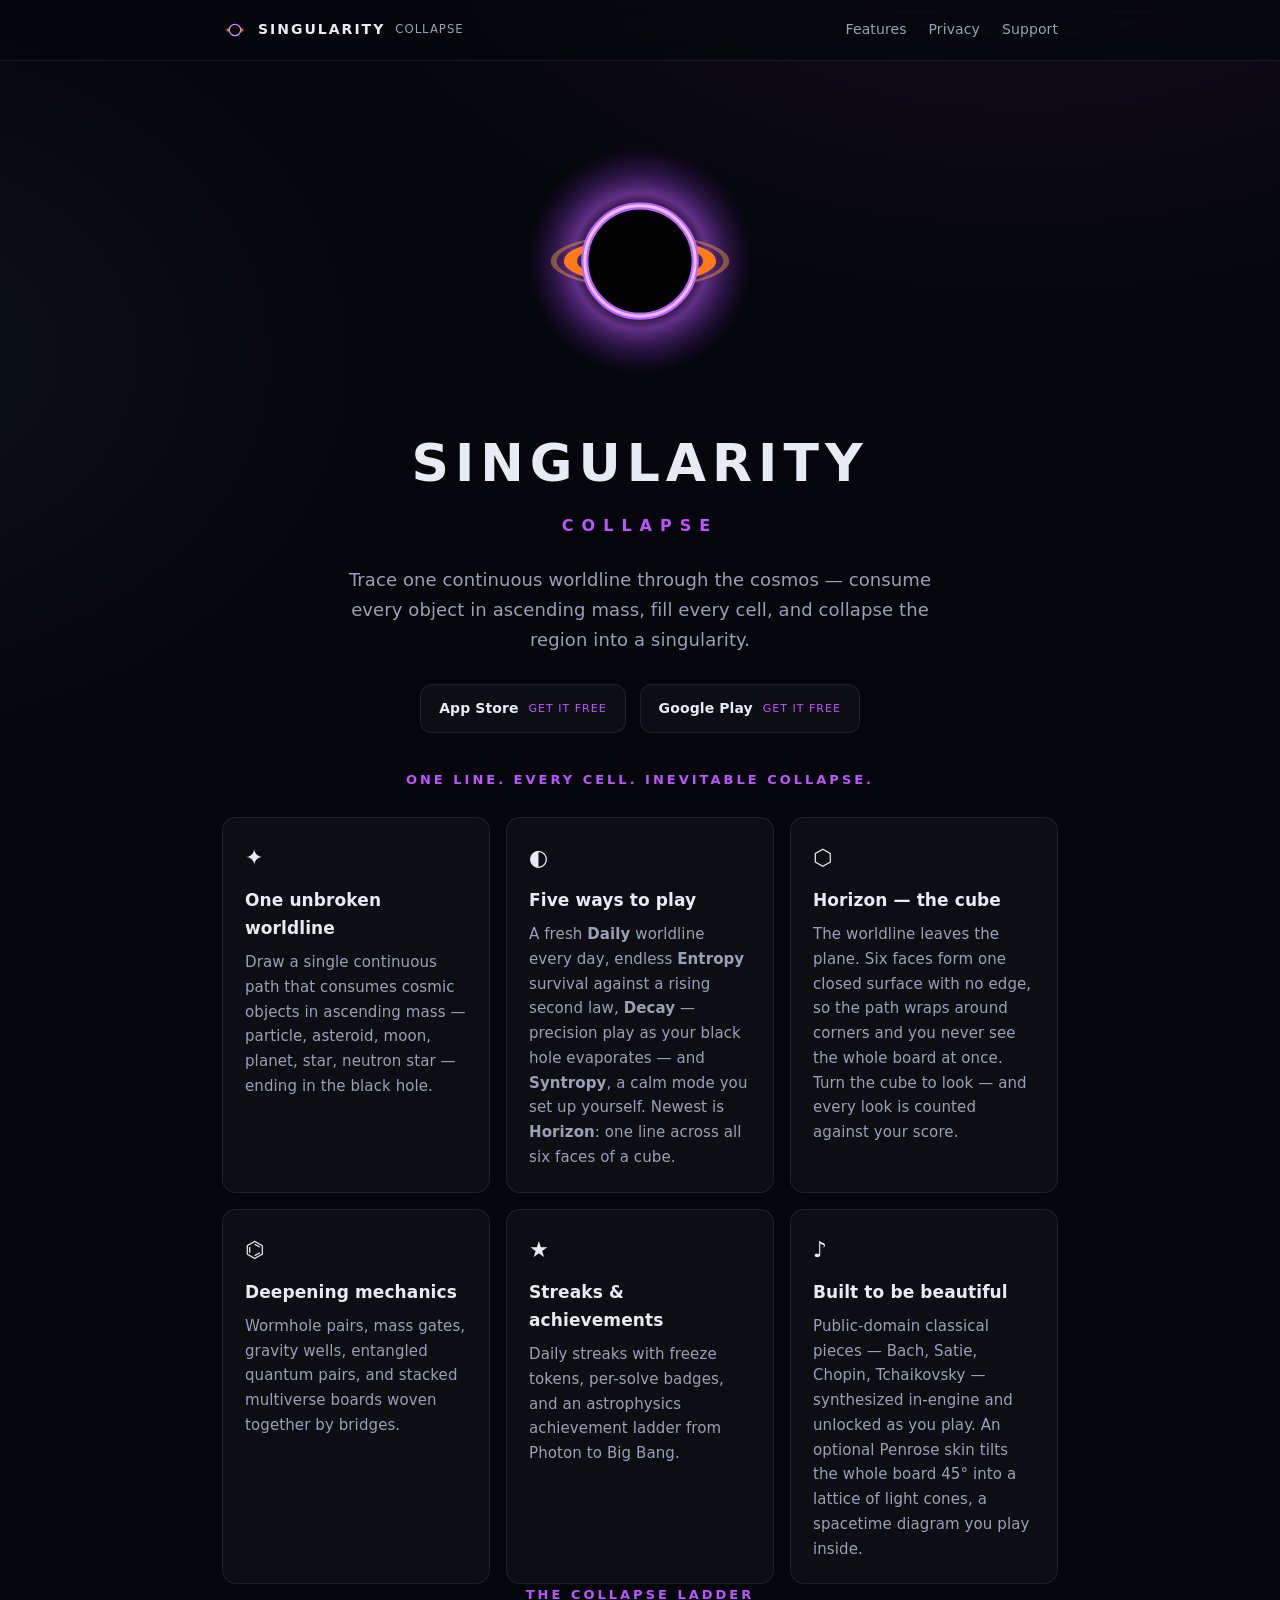
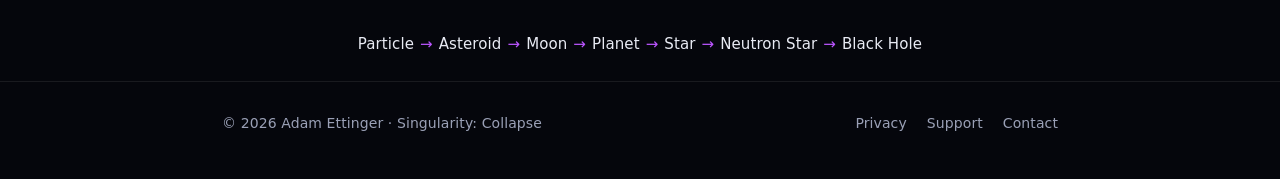
<file: index.html>
<!DOCTYPE html>
<html lang="en">
<head>
  <meta charset="utf-8">
  <meta name="viewport" content="width=device-width, initial-scale=1">
  <title>Singularity: Collapse — a one-line cosmic puzzle</title>
  <meta name="description" content="Trace a single worldline through the cosmos: consume every star in ascending mass, fill every cell, and collapse the region into a singularity. A one-line cosmic puzzle game for iOS and Android.">
  <meta name="theme-color" content="#05060c">
  <link rel="icon" href="/favicon.svg" type="image/svg+xml">
  <link rel="stylesheet" href="/styles.css">
  <meta property="og:type" content="website">
  <meta property="og:title" content="Singularity: Collapse">
  <meta property="og:description" content="A one-line cosmic puzzle: trace the worldline, consume the cosmos, collapse the region into a singularity.">
  <meta property="og:url" content="https://singularitycollapse.com">
</head>
<body>
  <header class="site">
    <div class="container nav">
      <span class="brand">
        <svg class="mark" viewBox="0 0 64 64" aria-hidden="true">
          <!-- Black hole: squashed orange accretion disk + purple event-horizon ring -->
          <g transform="translate(32,32) scale(1,0.30)">
            <circle r="23" fill="none" stroke="#ffb03c" stroke-opacity="0.45" stroke-width="2.4"/>
            <circle r="18" fill="none" stroke="#ff7a18" stroke-width="4.5"/>
          </g>
          <circle cx="32" cy="32" r="14" fill="#000"/>
          <circle cx="32" cy="32" r="14" fill="none" stroke="#c060ff" stroke-width="3"/>
          <circle cx="32" cy="32" r="14" fill="none" stroke="#e6c0ff" stroke-width="1.1"/>
        </svg>
        SINGULARITY <small>COLLAPSE</small>
      </span>
      <nav class="nav-links">
        <a href="/#features">Features</a>
        <a href="/privacy">Privacy</a>
        <a href="/support">Support</a>
      </nav>
    </div>
  </header>

  <main>
    <section class="hero container">
      <svg class="bh" viewBox="0 0 200 200" aria-hidden="true">
        <defs>
          <radialGradient id="bh-halo" cx="50%" cy="50%" r="50%">
            <stop offset="42%" stop-color="#bb55ff" stop-opacity="0"/>
            <stop offset="60%" stop-color="#be5aff" stop-opacity="0.5"/>
            <stop offset="80%" stop-color="#963ce6" stop-opacity="0.22"/>
            <stop offset="100%" stop-color="#7828c8" stop-opacity="0"/>
          </radialGradient>
        </defs>
        <circle cx="100" cy="100" r="94" fill="url(#bh-halo)"/>
        <!-- accretion disk (orange, vertically squashed) behind the core -->
        <g transform="translate(100,100) scale(1,0.30)">
          <circle r="72" fill="none" stroke="#ffb03c" stroke-opacity="0.40" stroke-width="5"/>
          <circle r="58" fill="none" stroke="#ff7a18" stroke-width="11"/>
        </g>
        <circle cx="100" cy="100" r="46" fill="#000"/>
        <circle cx="100" cy="100" r="46" fill="none" stroke="#c060ff" stroke-width="6"/>
        <circle cx="100" cy="100" r="46" fill="none" stroke="#e6c0ff" stroke-width="2.4"/>
      </svg>
      <h1>SINGULARITY</h1>
      <div class="sub">COLLAPSE</div>
      <p class="lede">Trace one continuous worldline through the cosmos — consume every object in ascending mass, fill every cell, and collapse the region into a singularity.</p>
      <div class="badges">
        <a class="badge" href="https://apps.apple.com/app/id6779779848"><b>App Store</b> <span class="soon">Get it free</span></a>
        <a class="badge" href="https://play.google.com/store/apps/details?id=com.sympathyforthedevil.singularity_collapse"><b>Google Play</b> <span class="soon">Get it free</span></a>
      </div>
    </section>

    <section id="features" class="container">
      <h2>One line. Every cell. Inevitable collapse.</h2>
      <div class="features">
        <div class="feature">
          <span class="ic">✦</span>
          <h3>One unbroken worldline</h3>
          <p>Draw a single continuous path that consumes cosmic objects in ascending mass — particle, asteroid, moon, planet, star, neutron star — ending in the black hole.</p>
        </div>
        <div class="feature">
          <span class="ic">◐</span>
          <h3>Five ways to play</h3>
          <p>A fresh <b>Daily</b> worldline every day, endless <b>Entropy</b> survival against a rising second law, <b>Decay</b> — precision play as your black hole evaporates — and <b>Syntropy</b>, a calm mode you set up yourself. Newest is <b>Horizon</b>: one line across all six faces of a cube.</p>
        </div>
        <div class="feature">
          <span class="ic">⬡</span>
          <h3>Horizon — the cube</h3>
          <p>The worldline leaves the plane. Six faces form one closed surface with no edge, so the path wraps around corners and you never see the whole board at once. Turn the cube to look — and every look is counted against your score.</p>
        </div>
        <div class="feature">
          <span class="ic">⌬</span>
          <h3>Deepening mechanics</h3>
          <p>Wormhole pairs, mass gates, gravity wells, entangled quantum pairs, and stacked multiverse boards woven together by bridges.</p>
        </div>
        <div class="feature">
          <span class="ic">★</span>
          <h3>Streaks &amp; achievements</h3>
          <p>Daily streaks with freeze tokens, per-solve badges, and an astrophysics achievement ladder from Photon to Big Bang.</p>
        </div>
        <div class="feature">
          <span class="ic">♪</span>
          <h3>Built to be beautiful</h3>
          <p>Public-domain classical pieces — Bach, Satie, Chopin, Tchaikovsky — synthesized in-engine and unlocked as you play. An optional Penrose skin tilts the whole board 45° into a lattice of light cones, a spacetime diagram you play inside.</p>
        </div>
      </div>
    </section>

    <section class="container">
      <h2>The collapse ladder</h2>
      <p class="ladder">
        <span class="tier">Particle</span><span class="arrow">→</span><span class="tier">Asteroid</span><span class="arrow">→</span><span class="tier">Moon</span><span class="arrow">→</span><span class="tier">Planet</span><span class="arrow">→</span><span class="tier">Star</span><span class="arrow">→</span><span class="tier">Neutron Star</span><span class="arrow">→</span><span class="tier">Black Hole</span>
      </p>
    </section>
  </main>

  <footer class="site">
    <div class="container foot">
      <span>© 2026 Adam Ettinger · Singularity: Collapse</span>
      <span class="foot-links">
        <a href="/privacy">Privacy</a>
        <a href="/support">Support</a>
        <a href="mailto:support@singularitycollapse.com">Contact</a>
      </span>
    </div>
  </footer>
</body>
</html>
</file>
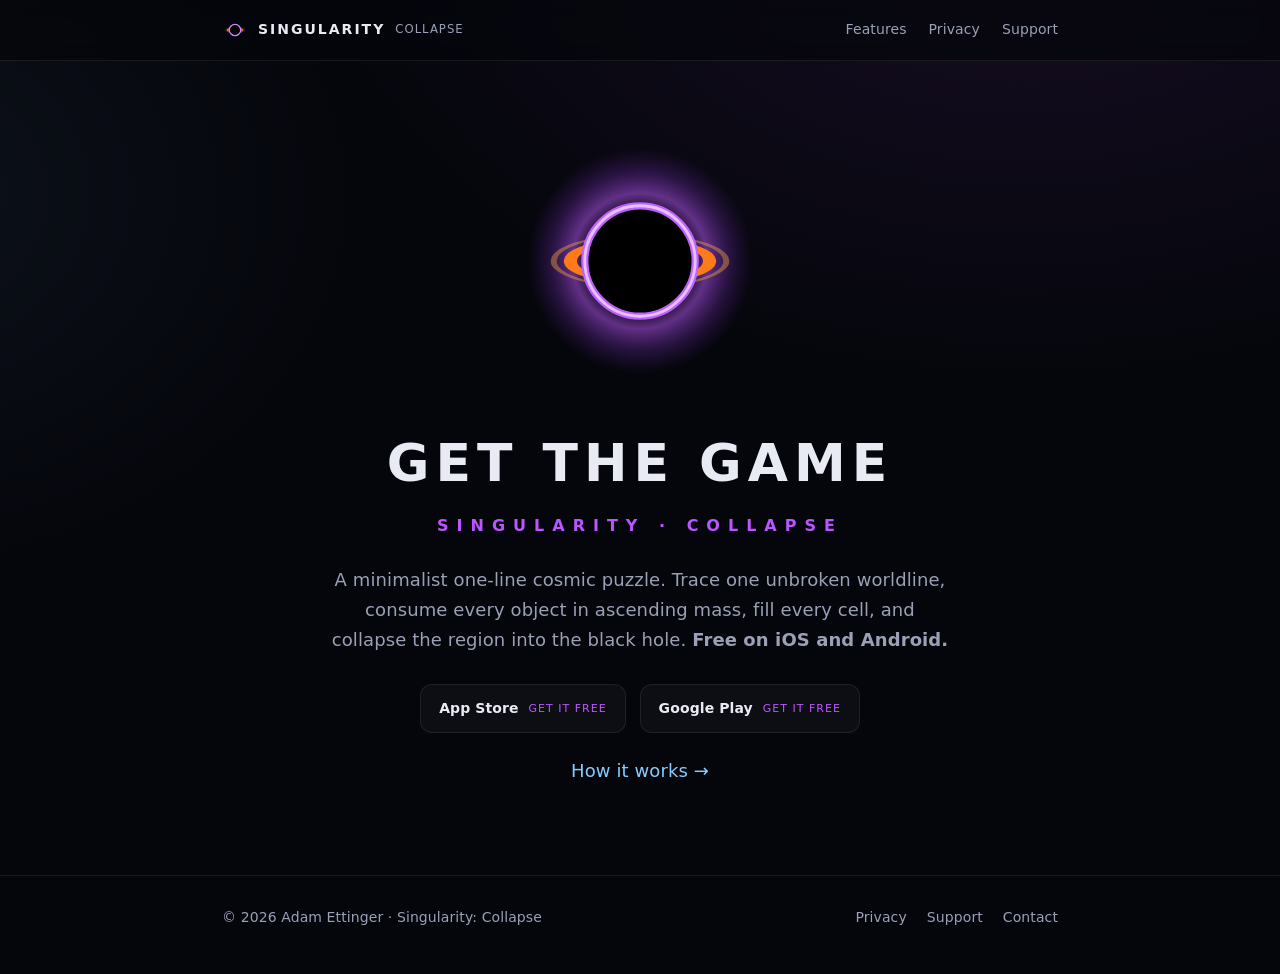
<file: get/index.html>
<!DOCTYPE html>
<!--
  /get — the QR / short-link download page. Auto-detects the visitor's OS and
  redirects iOS → App Store, Android → Google Play; desktop / unknown falls back
  to this page's two store badges. Used by the printed QR code (business cards,
  stickers, adverts) so ONE code serves both stores — and the destination can be
  changed here without reprinting anything.
-->
<html lang="en">
<head>
  <meta charset="utf-8">
  <meta name="viewport" content="width=device-width, initial-scale=1">
  <title>Get Singularity: Collapse — free on iOS &amp; Android</title>
  <meta name="description" content="Download Singularity: Collapse — a minimalist one-line cosmic puzzle. Trace one worldline, consume every object in ascending mass, fill every cell, collapse the region. Free on iOS and Android.">
  <meta name="theme-color" content="#05060c">
  <link rel="icon" href="/favicon.svg" type="image/svg+xml">
  <link rel="stylesheet" href="/styles.css">
  <meta property="og:type" content="website">
  <meta property="og:title" content="Get Singularity: Collapse">
  <meta property="og:description" content="A minimalist one-line cosmic puzzle. Free on iOS and Android.">
  <meta property="og:url" content="https://singularitycollapse.com/get">
  <script>
    // Redirect straight to the visitor's store; desktop/unknown stays on this page.
    (function () {
      var IOS = 'https://apps.apple.com/app/id6779779848';
      var ANDROID = 'https://play.google.com/store/apps/details?id=com.sympathyforthedevil.singularity_collapse';
      var ua = navigator.userAgent || navigator.vendor || '';
      var dest = null;
      if (/android/i.test(ua)) dest = ANDROID;
      else if (/iphone|ipad|ipod/i.test(ua) ||
               (navigator.platform === 'MacIntel' && navigator.maxTouchPoints > 1)) dest = IOS;
      if (dest) { location.replace(dest); }
    })();
  </script>
</head>
<body>
  <header class="site">
    <div class="container nav">
      <a class="brand" href="/" style="color:inherit">
        <svg class="mark" viewBox="0 0 64 64" aria-hidden="true">
          <g transform="translate(32,32) scale(1,0.30)">
            <circle r="23" fill="none" stroke="#ffb03c" stroke-opacity="0.45" stroke-width="2.4"/>
            <circle r="18" fill="none" stroke="#ff7a18" stroke-width="4.5"/>
          </g>
          <circle cx="32" cy="32" r="14" fill="#000"/>
          <circle cx="32" cy="32" r="14" fill="none" stroke="#c060ff" stroke-width="3"/>
          <circle cx="32" cy="32" r="14" fill="none" stroke="#e6c0ff" stroke-width="1.1"/>
        </svg>
        SINGULARITY <small>COLLAPSE</small>
      </a>
      <nav class="nav-links">
        <a href="/#features">Features</a>
        <a href="/privacy">Privacy</a>
        <a href="/support">Support</a>
      </nav>
    </div>
  </header>

  <main>
    <section class="hero container">
      <svg class="bh" viewBox="0 0 200 200" aria-hidden="true">
        <defs>
          <radialGradient id="bh-halo" cx="50%" cy="50%" r="50%">
            <stop offset="42%" stop-color="#bb55ff" stop-opacity="0"/>
            <stop offset="60%" stop-color="#be5aff" stop-opacity="0.5"/>
            <stop offset="80%" stop-color="#963ce6" stop-opacity="0.22"/>
            <stop offset="100%" stop-color="#7828c8" stop-opacity="0"/>
          </radialGradient>
        </defs>
        <circle cx="100" cy="100" r="94" fill="url(#bh-halo)"/>
        <g transform="translate(100,100) scale(1,0.30)">
          <circle r="72" fill="none" stroke="#ffb03c" stroke-opacity="0.40" stroke-width="5"/>
          <circle r="58" fill="none" stroke="#ff7a18" stroke-width="11"/>
        </g>
        <circle cx="100" cy="100" r="46" fill="#000"/>
        <circle cx="100" cy="100" r="46" fill="none" stroke="#c060ff" stroke-width="6"/>
        <circle cx="100" cy="100" r="46" fill="none" stroke="#e6c0ff" stroke-width="2.4"/>
      </svg>
      <h1>GET THE GAME</h1>
      <div class="sub">SINGULARITY · COLLAPSE</div>
      <p class="lede">A minimalist one-line cosmic puzzle. Trace one unbroken worldline, consume every object in ascending mass, fill every cell, and collapse the region into the black hole. <b>Free on iOS and Android.</b></p>
      <div class="badges">
        <a class="badge" href="https://apps.apple.com/app/id6779779848"><b>App Store</b> <span class="soon">Get it free</span></a>
        <a class="badge" href="https://play.google.com/store/apps/details?id=com.sympathyforthedevil.singularity_collapse"><b>Google Play</b> <span class="soon">Get it free</span></a>
      </div>
      <p class="lede" style="margin-top:1.4rem"><a href="/#features">How it works →</a></p>
    </section>
  </main>

  <footer class="site">
    <div class="container foot">
      <span>© 2026 Adam Ettinger · Singularity: Collapse</span>
      <span class="foot-links">
        <a href="/privacy">Privacy</a>
        <a href="/support">Support</a>
        <a href="mailto:support@singularitycollapse.com">Contact</a>
      </span>
    </div>
  </footer>
</body>
</html>
</file>
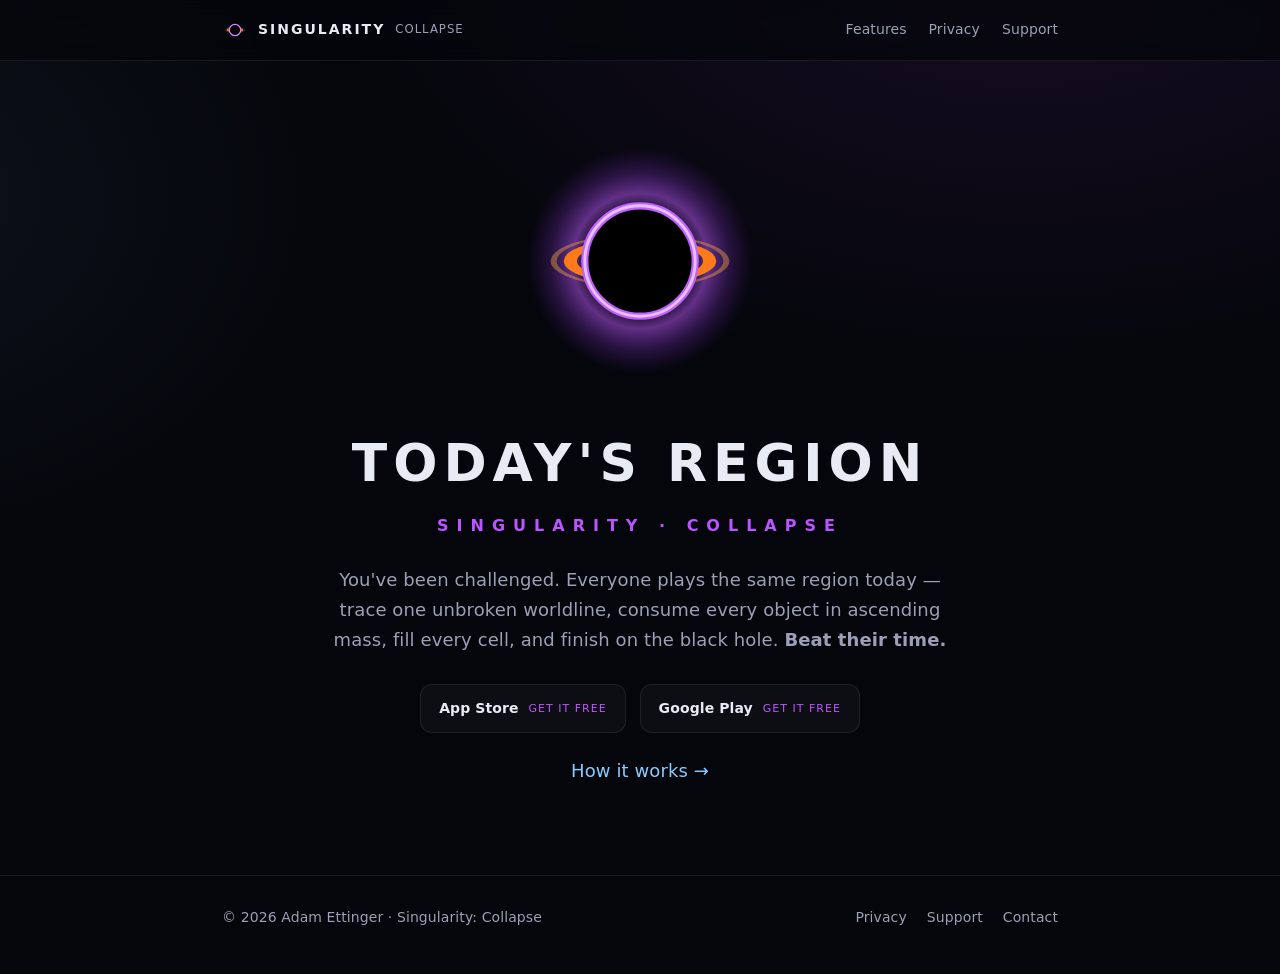
<file: play/index.html>
<!DOCTYPE html>
<!--
  /play — the landing page shared by the in-app "Beat my time" Daily challenge.
  Store badges link to the real (stable) store URLs, so they go live automatically
  the moment each app publishes — no edit needed at launch. (Pre-launch the links
  resolve to a not-yet-available store page; that's expected.)
  A2 (post-launch) will add Universal/App Links so this URL opens the installed app
  straight to today's Daily, with this page as the fallback for non-installers.
-->
<html lang="en">
<head>
  <meta charset="utf-8">
  <meta name="viewport" content="width=device-width, initial-scale=1">
  <title>Play today's region — Singularity: Collapse</title>
  <meta name="description" content="Someone challenged you to today's region. Trace one worldline, consume every object in ascending mass, fill every cell, and collapse it. Free on iOS and Android.">
  <meta name="theme-color" content="#05060c">
  <link rel="icon" href="/favicon.svg" type="image/svg+xml">
  <link rel="stylesheet" href="/styles.css">
  <meta property="og:type" content="website">
  <meta property="og:title" content="Singularity: Collapse — today's region">
  <meta property="og:description" content="Someone challenged you to today's region. One line, every star, the black hole last — beat their time.">
  <meta property="og:url" content="https://singularitycollapse.com/play">
</head>
<body>
  <header class="site">
    <div class="container nav">
      <a class="brand" href="/" style="color:inherit">
        <svg class="mark" viewBox="0 0 64 64" aria-hidden="true">
          <g transform="translate(32,32) scale(1,0.30)">
            <circle r="23" fill="none" stroke="#ffb03c" stroke-opacity="0.45" stroke-width="2.4"/>
            <circle r="18" fill="none" stroke="#ff7a18" stroke-width="4.5"/>
          </g>
          <circle cx="32" cy="32" r="14" fill="#000"/>
          <circle cx="32" cy="32" r="14" fill="none" stroke="#c060ff" stroke-width="3"/>
          <circle cx="32" cy="32" r="14" fill="none" stroke="#e6c0ff" stroke-width="1.1"/>
        </svg>
        SINGULARITY <small>COLLAPSE</small>
      </a>
      <nav class="nav-links">
        <a href="/#features">Features</a>
        <a href="/privacy">Privacy</a>
        <a href="/support">Support</a>
      </nav>
    </div>
  </header>

  <main>
    <section class="hero container">
      <svg class="bh" viewBox="0 0 200 200" aria-hidden="true">
        <defs>
          <radialGradient id="bh-halo" cx="50%" cy="50%" r="50%">
            <stop offset="42%" stop-color="#bb55ff" stop-opacity="0"/>
            <stop offset="60%" stop-color="#be5aff" stop-opacity="0.5"/>
            <stop offset="80%" stop-color="#963ce6" stop-opacity="0.22"/>
            <stop offset="100%" stop-color="#7828c8" stop-opacity="0"/>
          </radialGradient>
        </defs>
        <circle cx="100" cy="100" r="94" fill="url(#bh-halo)"/>
        <g transform="translate(100,100) scale(1,0.30)">
          <circle r="72" fill="none" stroke="#ffb03c" stroke-opacity="0.40" stroke-width="5"/>
          <circle r="58" fill="none" stroke="#ff7a18" stroke-width="11"/>
        </g>
        <circle cx="100" cy="100" r="46" fill="#000"/>
        <circle cx="100" cy="100" r="46" fill="none" stroke="#c060ff" stroke-width="6"/>
        <circle cx="100" cy="100" r="46" fill="none" stroke="#e6c0ff" stroke-width="2.4"/>
      </svg>
      <h1>TODAY'S REGION</h1>
      <div class="sub">SINGULARITY · COLLAPSE</div>
      <p class="lede">You've been challenged. Everyone plays the same region today — trace one unbroken worldline, consume every object in ascending mass, fill every cell, and finish on the black hole. <b>Beat their time.</b></p>
      <div class="badges">
        <a class="badge" href="https://apps.apple.com/app/id6779779848"><b>App Store</b> <span class="soon">Get it free</span></a>
        <a class="badge" href="https://play.google.com/store/apps/details?id=com.sympathyforthedevil.singularity_collapse"><b>Google Play</b> <span class="soon">Get it free</span></a>
      </div>
      <p class="lede" style="margin-top:1.4rem"><a href="/#features">How it works →</a></p>
    </section>
  </main>

  <footer class="site">
    <div class="container foot">
      <span>© 2026 Adam Ettinger · Singularity: Collapse</span>
      <span class="foot-links">
        <a href="/privacy">Privacy</a>
        <a href="/support">Support</a>
        <a href="mailto:support@singularitycollapse.com">Contact</a>
      </span>
    </div>
  </footer>
</body>
</html>
</file>
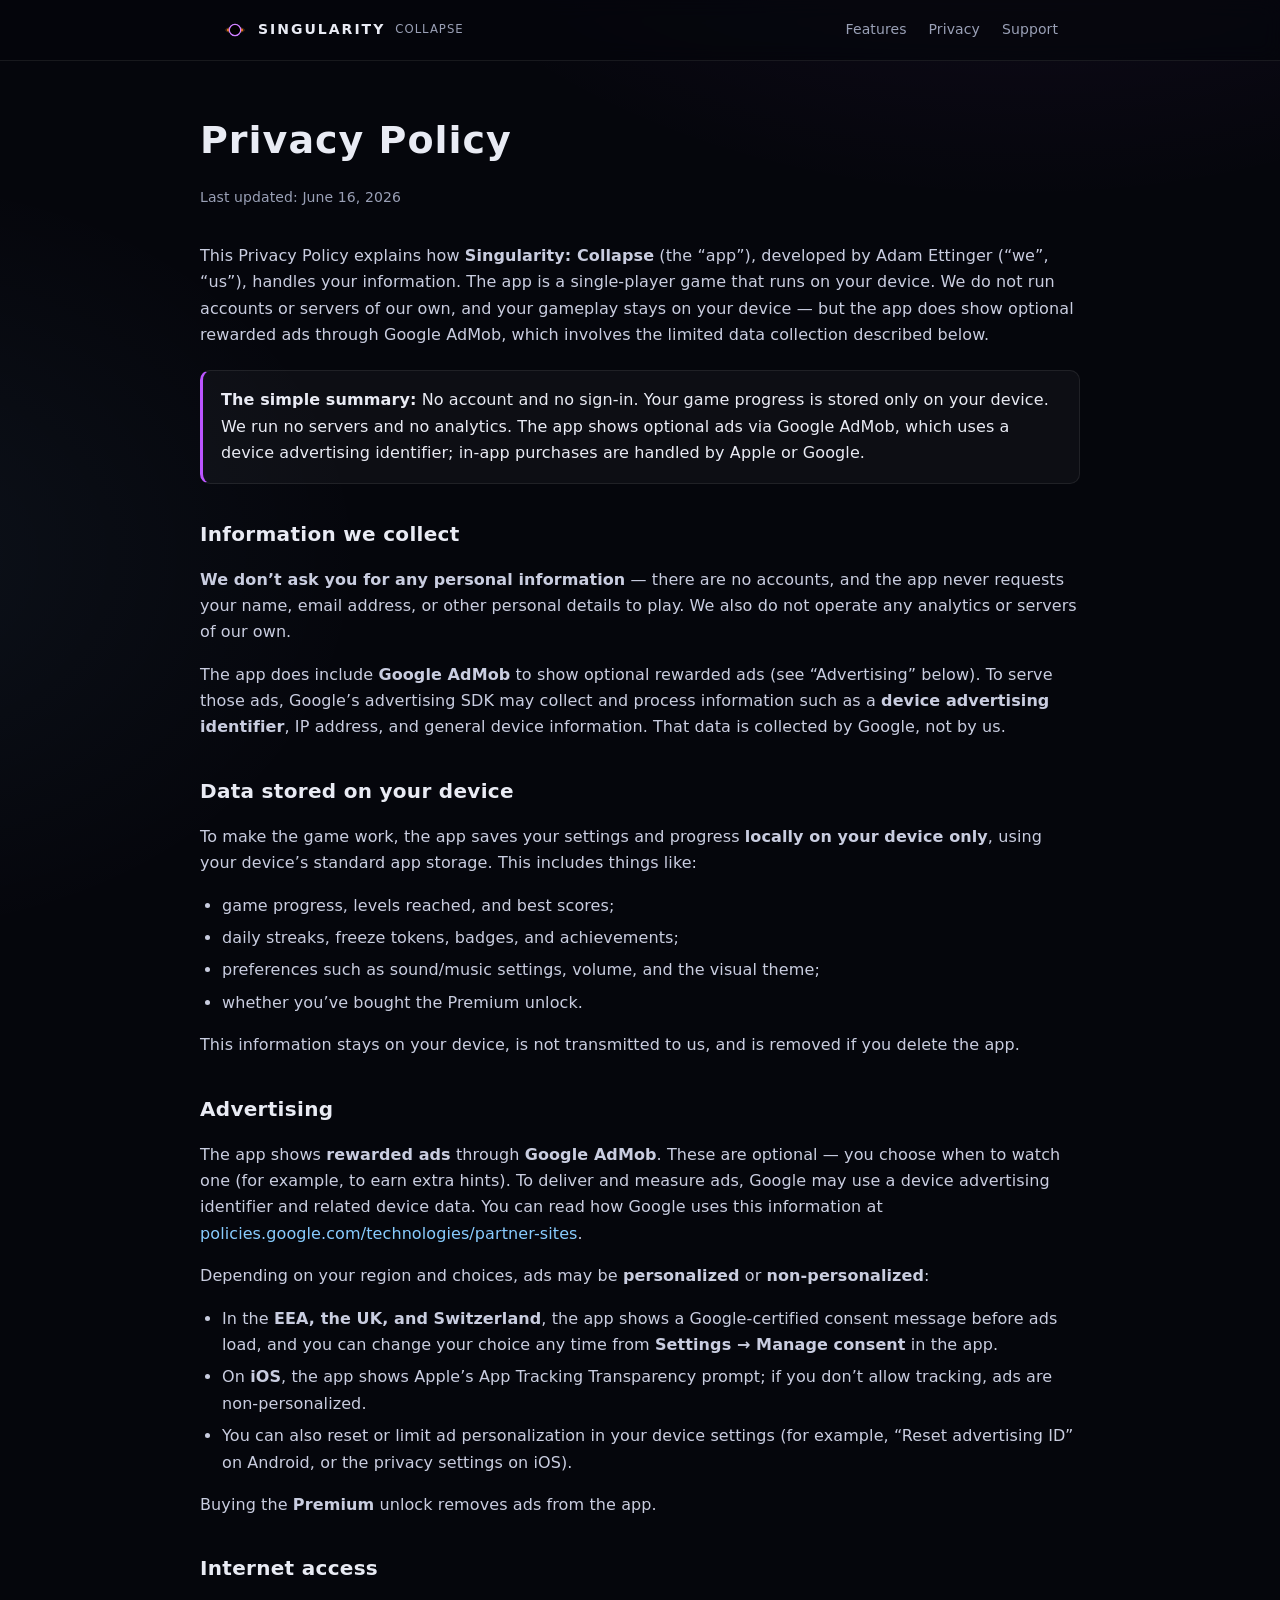
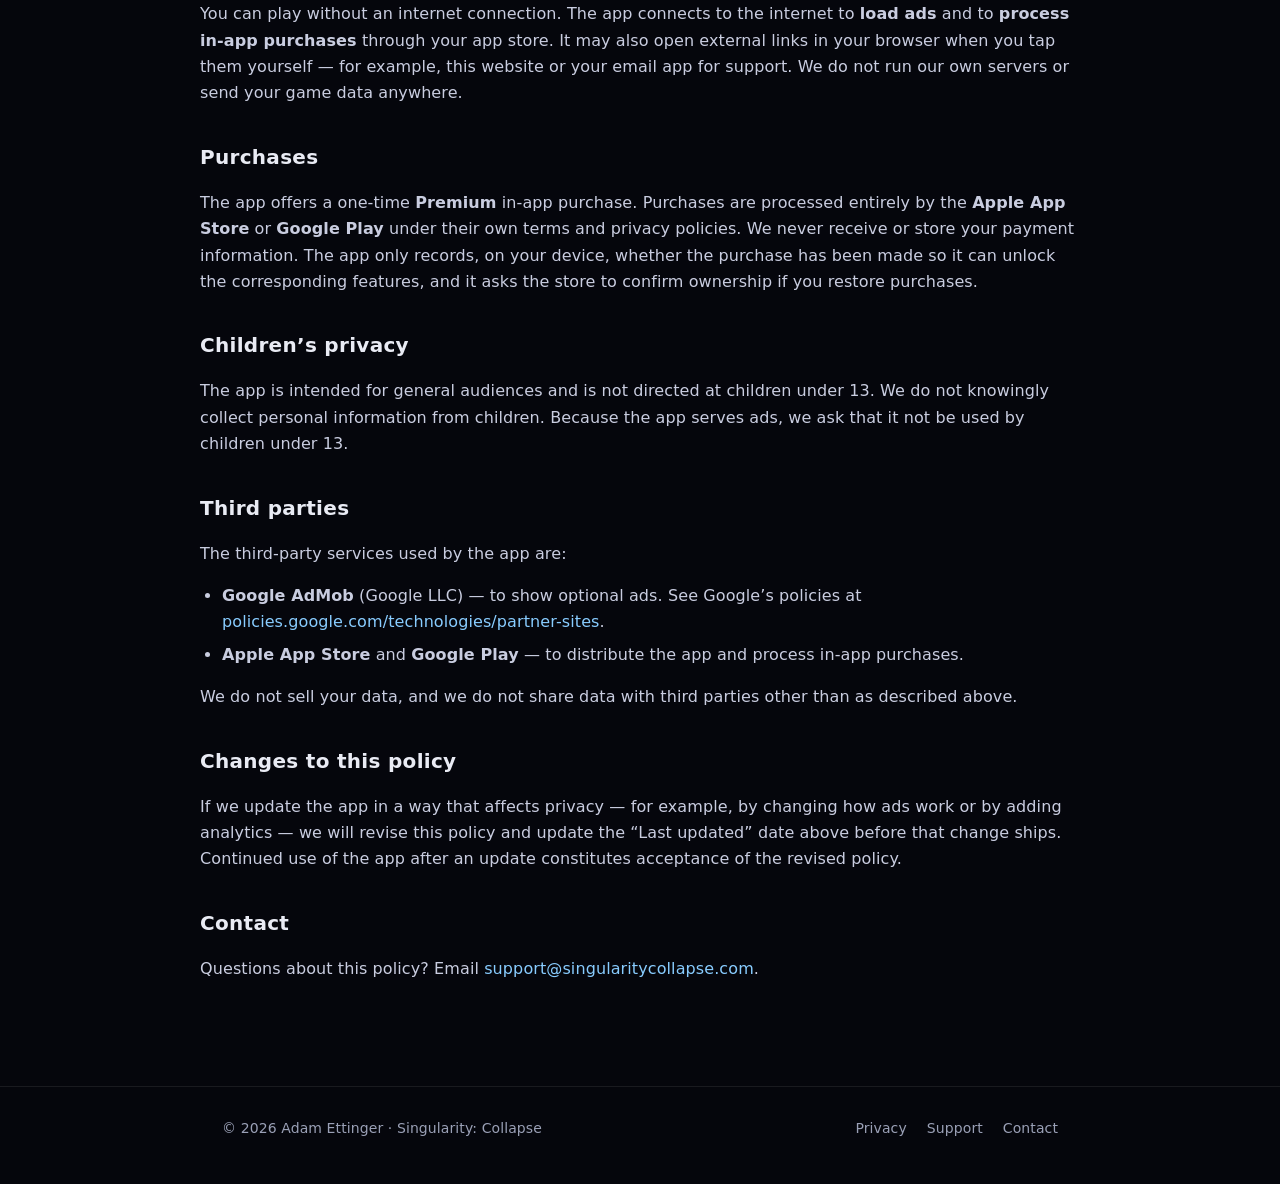
<file: privacy/index.html>
<!DOCTYPE html>
<!--
  Privacy policy. Reflects the app WITH ads + IAP (updated 2026-06-16):
  - Google AdMob rewarded ads (Google collects a device advertising identifier);
  - UMP consent (EEA/UK/CH) + iOS App Tracking Transparency;
  - one-time Premium in-app purchase via Apple / Google.
  Game progress is still stored locally; we run no servers/accounts/analytics.
  ⚠ Keep this in sync with the stores' data-safety / app-privacy disclosures.
-->
<html lang="en">
<head>
  <meta charset="utf-8">
  <meta name="viewport" content="width=device-width, initial-scale=1">
  <title>Privacy Policy — Singularity: Collapse</title>
  <meta name="description" content="Privacy policy for Singularity: Collapse. Game progress is stored locally on your device; the app shows optional Google AdMob ads (using a device advertising identifier) and offers a one-time in-app purchase.">
  <meta name="theme-color" content="#05060c">
  <link rel="icon" href="/favicon.svg" type="image/svg+xml">
  <link rel="stylesheet" href="/styles.css">
</head>
<body>
  <header class="site">
    <div class="container nav">
      <a class="brand" href="/" style="color:inherit">
        <svg class="mark" viewBox="0 0 64 64" aria-hidden="true">
          <!-- Black hole: squashed orange accretion disk + purple event-horizon ring -->
          <g transform="translate(32,32) scale(1,0.30)">
            <circle r="23" fill="none" stroke="#ffb03c" stroke-opacity="0.45" stroke-width="2.4"/>
            <circle r="18" fill="none" stroke="#ff7a18" stroke-width="4.5"/>
          </g>
          <circle cx="32" cy="32" r="14" fill="#000"/>
          <circle cx="32" cy="32" r="14" fill="none" stroke="#c060ff" stroke-width="3"/>
          <circle cx="32" cy="32" r="14" fill="none" stroke="#e6c0ff" stroke-width="1.1"/>
        </svg>
        SINGULARITY <small>COLLAPSE</small>
      </a>
      <nav class="nav-links">
        <a href="/#features">Features</a>
        <a href="/privacy">Privacy</a>
        <a href="/support">Support</a>
      </nav>
    </div>
  </header>

  <main class="container doc">
    <h1>Privacy Policy</h1>
    <p class="updated">Last updated: June 16, 2026</p>

    <p>This Privacy Policy explains how <b>Singularity: Collapse</b> (the “app”), developed by Adam Ettinger (“we”, “us”), handles your information. The app is a single-player game that runs on your device. We do not run accounts or servers of our own, and your gameplay stays on your device — but the app does show optional rewarded ads through Google AdMob, which involves the limited data collection described below.</p>

    <div class="callout">
      <b>The simple summary:</b> No account and no sign-in. Your game progress is stored only on your device. We run no servers and no analytics. The app shows optional ads via Google AdMob, which uses a device advertising identifier; in-app purchases are handled by Apple or Google.
    </div>

    <h2>Information we collect</h2>
    <p><b>We don’t ask you for any personal information</b> — there are no accounts, and the app never requests your name, email address, or other personal details to play. We also do not operate any analytics or servers of our own.</p>
    <p>The app does include <b>Google AdMob</b> to show optional rewarded ads (see “Advertising” below). To serve those ads, Google’s advertising SDK may collect and process information such as a <b>device advertising identifier</b>, IP address, and general device information. That data is collected by Google, not by us.</p>

    <h2>Data stored on your device</h2>
    <p>To make the game work, the app saves your settings and progress <b>locally on your device only</b>, using your device’s standard app storage. This includes things like:</p>
    <ul>
      <li>game progress, levels reached, and best scores;</li>
      <li>daily streaks, freeze tokens, badges, and achievements;</li>
      <li>preferences such as sound/music settings, volume, and the visual theme;</li>
      <li>whether you’ve bought the Premium unlock.</li>
    </ul>
    <p>This information stays on your device, is not transmitted to us, and is removed if you delete the app.</p>

    <h2>Advertising</h2>
    <p>The app shows <b>rewarded ads</b> through <b>Google AdMob</b>. These are optional — you choose when to watch one (for example, to earn extra hints). To deliver and measure ads, Google may use a device advertising identifier and related device data. You can read how Google uses this information at <a href="https://policies.google.com/technologies/partner-sites">policies.google.com/technologies/partner-sites</a>.</p>
    <p>Depending on your region and choices, ads may be <b>personalized</b> or <b>non-personalized</b>:</p>
    <ul>
      <li>In the <b>EEA, the UK, and Switzerland</b>, the app shows a Google-certified consent message before ads load, and you can change your choice any time from <b>Settings → Manage consent</b> in the app.</li>
      <li>On <b>iOS</b>, the app shows Apple’s App Tracking Transparency prompt; if you don’t allow tracking, ads are non-personalized.</li>
      <li>You can also reset or limit ad personalization in your device settings (for example, “Reset advertising ID” on Android, or the privacy settings on iOS).</li>
    </ul>
    <p>Buying the <b>Premium</b> unlock removes ads from the app.</p>

    <h2>Internet access</h2>
    <p>You can play without an internet connection. The app connects to the internet to <b>load ads</b> and to <b>process in-app purchases</b> through your app store. It may also open external links in your browser when you tap them yourself — for example, this website or your email app for support. We do not run our own servers or send your game data anywhere.</p>

    <h2>Purchases</h2>
    <p>The app offers a one-time <b>Premium</b> in-app purchase. Purchases are processed entirely by the <b>Apple App Store</b> or <b>Google Play</b> under their own terms and privacy policies. We never receive or store your payment information. The app only records, on your device, whether the purchase has been made so it can unlock the corresponding features, and it asks the store to confirm ownership if you restore purchases.</p>

    <h2>Children’s privacy</h2>
    <p>The app is intended for general audiences and is not directed at children under 13. We do not knowingly collect personal information from children. Because the app serves ads, we ask that it not be used by children under 13.</p>

    <h2>Third parties</h2>
    <p>The third-party services used by the app are:</p>
    <ul>
      <li><b>Google AdMob</b> (Google LLC) — to show optional ads. See Google’s policies at <a href="https://policies.google.com/technologies/partner-sites">policies.google.com/technologies/partner-sites</a>.</li>
      <li><b>Apple App Store</b> and <b>Google Play</b> — to distribute the app and process in-app purchases.</li>
    </ul>
    <p>We do not sell your data, and we do not share data with third parties other than as described above.</p>

    <h2>Changes to this policy</h2>
    <p>If we update the app in a way that affects privacy — for example, by changing how ads work or by adding analytics — we will revise this policy and update the “Last updated” date above before that change ships. Continued use of the app after an update constitutes acceptance of the revised policy.</p>

    <h2>Contact</h2>
    <p>Questions about this policy? Email <a href="mailto:support@singularitycollapse.com">support@singularitycollapse.com</a>.</p>
  </main>

  <footer class="site">
    <div class="container foot">
      <span>© 2026 Adam Ettinger · Singularity: Collapse</span>
      <span class="foot-links">
        <a href="/privacy">Privacy</a>
        <a href="/support">Support</a>
        <a href="mailto:support@singularitycollapse.com">Contact</a>
      </span>
    </div>
  </footer>
</body>
</html>
</file>
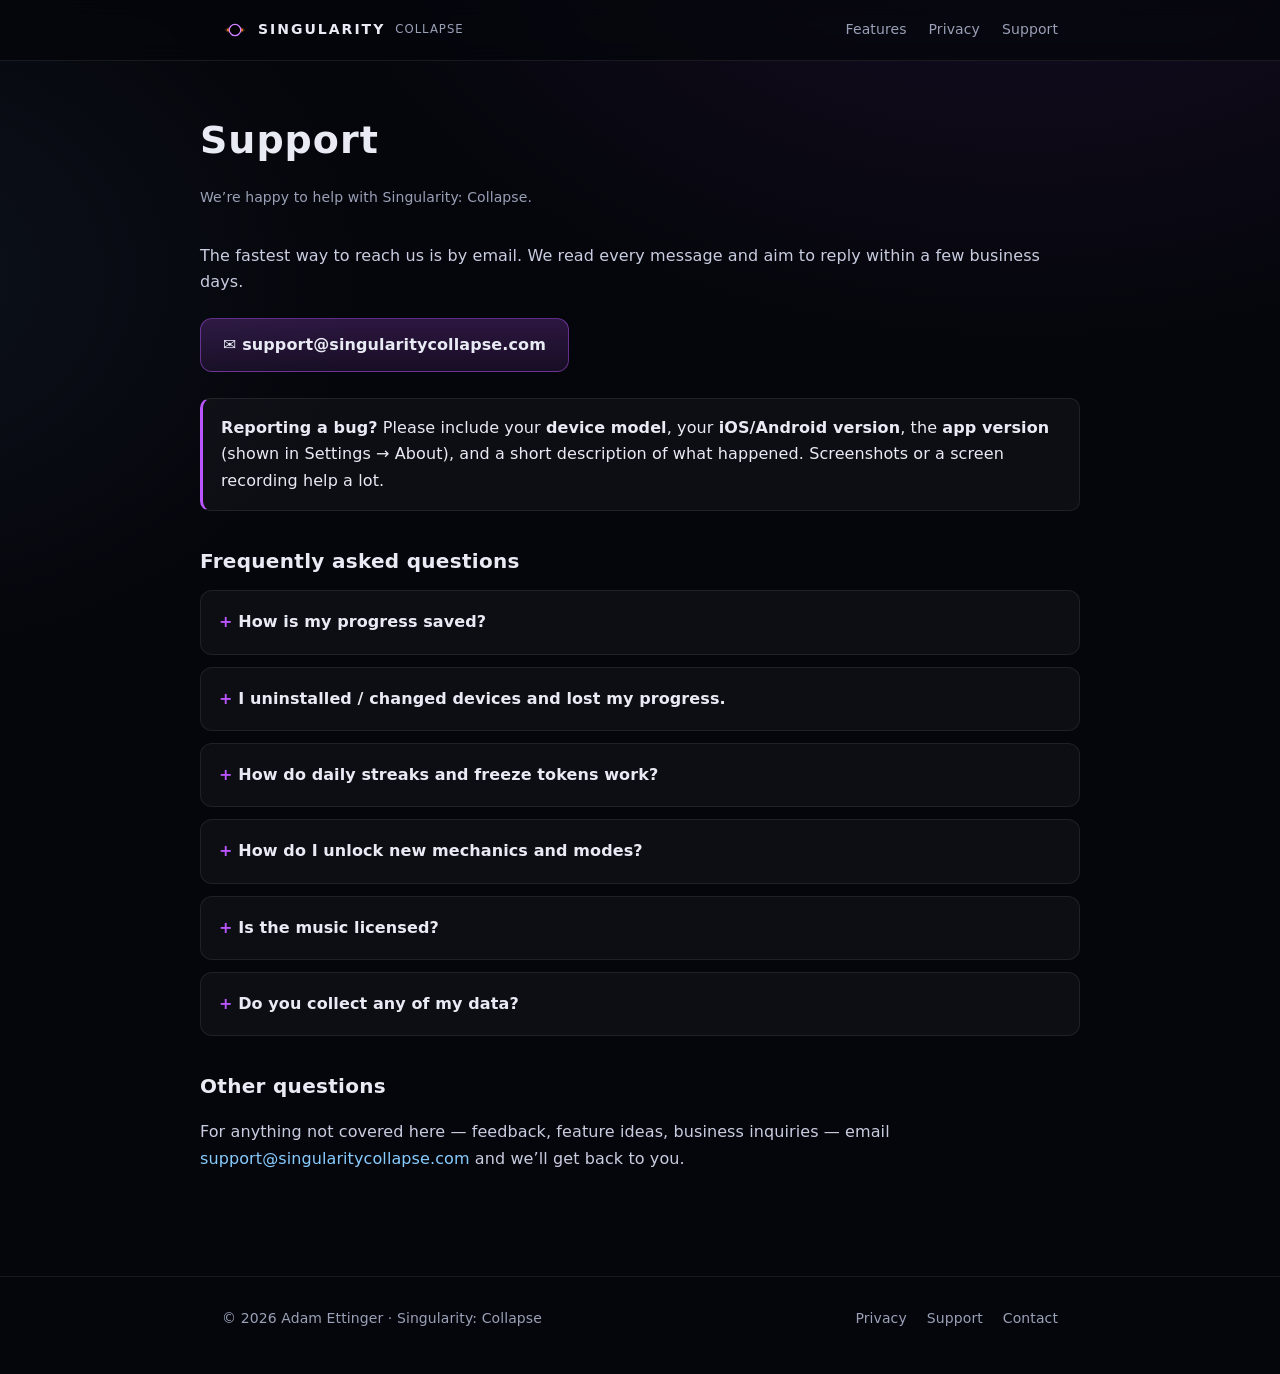
<file: support/index.html>
<!DOCTYPE html>
<html lang="en">
<head>
  <meta charset="utf-8">
  <meta name="viewport" content="width=device-width, initial-scale=1">
  <title>Support — Singularity: Collapse</title>
  <meta name="description" content="Get help with Singularity: Collapse. Contact support, report a bug, or read answers to common questions.">
  <meta name="theme-color" content="#05060c">
  <link rel="icon" href="/favicon.svg" type="image/svg+xml">
  <link rel="stylesheet" href="/styles.css">
</head>
<body>
  <header class="site">
    <div class="container nav">
      <a class="brand" href="/" style="color:inherit">
        <svg class="mark" viewBox="0 0 64 64" aria-hidden="true">
          <!-- Black hole: squashed orange accretion disk + purple event-horizon ring -->
          <g transform="translate(32,32) scale(1,0.30)">
            <circle r="23" fill="none" stroke="#ffb03c" stroke-opacity="0.45" stroke-width="2.4"/>
            <circle r="18" fill="none" stroke="#ff7a18" stroke-width="4.5"/>
          </g>
          <circle cx="32" cy="32" r="14" fill="#000"/>
          <circle cx="32" cy="32" r="14" fill="none" stroke="#c060ff" stroke-width="3"/>
          <circle cx="32" cy="32" r="14" fill="none" stroke="#e6c0ff" stroke-width="1.1"/>
        </svg>
        SINGULARITY <small>COLLAPSE</small>
      </a>
      <nav class="nav-links">
        <a href="/#features">Features</a>
        <a href="/privacy">Privacy</a>
        <a href="/support">Support</a>
      </nav>
    </div>
  </header>

  <main class="container doc">
    <h1>Support</h1>
    <p class="updated">We’re happy to help with Singularity: Collapse.</p>

    <p>The fastest way to reach us is by email. We read every message and aim to reply within a few business days.</p>
    <a class="mail-btn" href="mailto:support@singularitycollapse.com?subject=Singularity%3A%20Collapse%20support">✉ support@singularitycollapse.com</a>

    <div class="callout">
      <b>Reporting a bug?</b> Please include your <b>device model</b>, your <b>iOS/Android version</b>, the <b>app version</b> (shown in Settings → About), and a short description of what happened. Screenshots or a screen recording help a lot.
    </div>

    <h2>Frequently asked questions</h2>
    <div class="faq">
      <details>
        <summary>How is my progress saved?</summary>
        <p>All progress, scores, streaks, and settings are stored locally on your device. There is no account or cloud sync, so your data stays private to your device — and is removed if you uninstall the app.</p>
      </details>
      <details>
        <summary>I uninstalled / changed devices and lost my progress.</summary>
        <p>Because everything is stored locally with no account, progress does not transfer between devices and is cleared when the app is uninstalled. We’d love to add optional cloud sync in a future update.</p>
      </details>
      <details>
        <summary>How do daily streaks and freeze tokens work?</summary>
        <p>Solving the Daily worldline each day extends your streak. You earn a freeze token every several consecutive days (up to a small cap); a freeze is spent automatically to bridge a single missed day so your streak survives.</p>
      </details>
      <details>
        <summary>How do I unlock new mechanics and modes?</summary>
        <p>New mechanics (wormholes, mass gates, gravity wells, entangled pairs, multiverse boards) are introduced as you progress, each with a one-time tutorial card. The Field Guide on the home screen shows what you’ve discovered and what unlocks next.</p>
      </details>
      <details>
        <summary>Is the music licensed?</summary>
        <p>Yes — the soundtrack consists of public-domain classical compositions that we synthesize ourselves within the app. No third-party recordings are used.</p>
      </details>
      <details>
        <summary>Do you collect any of my data?</summary>
        <p>We don’t run any accounts, servers, or analytics of our own, and your game progress is stored only on your device. The app does show optional rewarded ads through Google AdMob, which uses a device advertising identifier; in the EEA/UK you’re asked for consent first (changeable in Settings → Manage consent), and the Premium unlock removes ads. See our <a href="/privacy">Privacy Policy</a> for the full details.</p>
      </details>
    </div>

    <h2>Other questions</h2>
    <p>For anything not covered here — feedback, feature ideas, business inquiries — email <a href="mailto:support@singularitycollapse.com">support@singularitycollapse.com</a> and we’ll get back to you.</p>
  </main>

  <footer class="site">
    <div class="container foot">
      <span>© 2026 Adam Ettinger · Singularity: Collapse</span>
      <span class="foot-links">
        <a href="/privacy">Privacy</a>
        <a href="/support">Support</a>
        <a href="mailto:support@singularitycollapse.com">Contact</a>
      </span>
    </div>
  </footer>
</body>
</html>
</file>
<file: styles.css>
/* Singularity: Collapse — website styles. Cosmic dark theme, asset-free. */

:root {
  --bg: #05060c;
  --bg-2: #0a0c16;
  --panel: rgba(255, 255, 255, 0.035);
  --panel-border: rgba(255, 255, 255, 0.08);
  --text: #e9ebf4;
  --muted: #9aa0b6;
  --accent: #bb55ff;   /* black hole / event horizon */
  --gold: #ffcc33;     /* the consumed worldline */
  --teal: #88ccff;     /* particle */
  --orange: #ff7a18;   /* accretion disk */
  --maxw: 880px;
}

* { box-sizing: border-box; }

html { scroll-behavior: smooth; }

body {
  margin: 0;
  background:
    radial-gradient(1200px 800px at 80% -10%, rgba(187, 85, 255, 0.10), transparent 60%),
    radial-gradient(900px 700px at -10% 20%, rgba(136, 204, 255, 0.06), transparent 55%),
    var(--bg);
  color: var(--text);
  font: 16px/1.65 system-ui, -apple-system, "Segoe UI", Roboto, Helvetica, Arial, sans-serif;
  -webkit-font-smoothing: antialiased;
  letter-spacing: 0.1px;
}

a { color: var(--teal); text-decoration: none; }
a:hover { text-decoration: underline; }

.container { width: 100%; max-width: var(--maxw); margin: 0 auto; padding: 0 22px; }

/* ---- Header / nav ---- */
header.site {
  position: sticky; top: 0; z-index: 10;
  backdrop-filter: blur(10px);
  background: rgba(5, 6, 12, 0.72);
  border-bottom: 1px solid var(--panel-border);
}
.nav { display: flex; align-items: center; justify-content: space-between; height: 60px; }
.brand { display: flex; align-items: center; gap: 10px; font-weight: 700; letter-spacing: 2px; font-size: 14px; }
.brand .mark { width: 26px; height: 26px; }
.brand small { color: var(--muted); font-weight: 500; letter-spacing: 1px; }
.nav-links { display: flex; gap: 22px; font-size: 14px; }
.nav-links a { color: var(--muted); }
.nav-links a:hover { color: var(--text); text-decoration: none; }

/* ---- Hero ---- */
.hero { text-align: center; padding: 72px 0 36px; }
.hero h1 {
  font-size: clamp(30px, 6vw, 52px);
  letter-spacing: 6px; margin: 0 0 6px; font-weight: 800;
}
.hero .sub { color: var(--accent); letter-spacing: 8px; font-size: clamp(12px, 2.4vw, 16px); font-weight: 600; margin-bottom: 26px; }
.hero p.lede { color: var(--muted); max-width: 620px; margin: 0 auto 30px; font-size: 18px; }

/* The black hole — matches the app icon: a squashed orange accretion disk and a
   bright purple event-horizon ring around a black core (Gargantua-style). */
.hero .bh {
  display: block; width: 240px; height: 240px; margin: 8px auto 40px;
  animation: bhGlow 6s ease-in-out infinite;
}
@keyframes bhGlow {
  0%, 100% { filter: drop-shadow(0 0 12px rgba(187, 85, 255, 0.35)); }
  50%      { filter: drop-shadow(0 0 24px rgba(187, 85, 255, 0.60)); }
}

/* ---- Store badges ---- */
.badges { display: flex; gap: 14px; justify-content: center; flex-wrap: wrap; margin-top: 8px; }
.badge {
  display: inline-flex; align-items: center; gap: 10px;
  border: 1px solid var(--panel-border); background: var(--panel);
  padding: 12px 18px; border-radius: 12px; color: var(--muted); font-size: 14px;
  cursor: default;
}
.badge b { color: var(--text); font-weight: 600; }
.badge .soon { font-size: 11px; letter-spacing: 1px; color: var(--accent); text-transform: uppercase; }

/* ---- Sections ---- */
section { padding: 48px 0; }
section h2 { font-size: 13px; letter-spacing: 3px; text-transform: uppercase; color: var(--accent); margin: 0 0 26px; text-align: center; }

.features { display: grid; grid-template-columns: repeat(auto-fit, minmax(240px, 1fr)); gap: 16px; }
.feature {
  border: 1px solid var(--panel-border); background: var(--panel);
  border-radius: 14px; padding: 22px;
}
.feature h3 { margin: 0 0 8px; font-size: 17px; }
.feature p { margin: 0; color: var(--muted); font-size: 15px; }
.feature .ic { font-size: 22px; margin-bottom: 10px; display: block; }

.ladder { color: var(--muted); text-align: center; font-size: 15px; max-width: 640px; margin: 0 auto; }
.ladder .tier { color: var(--text); white-space: nowrap; }
.ladder .arrow { color: var(--accent); padding: 0 6px; }

/* ---- Content pages (privacy / support) ---- */
.doc { padding: 48px 0 64px; }
.doc h1 { font-size: clamp(26px, 5vw, 38px); letter-spacing: 1px; margin: 0 0 6px; }
.doc .updated { color: var(--muted); font-size: 14px; margin-bottom: 34px; }
.doc h2 { font-size: 20px; margin: 34px 0 10px; letter-spacing: 0.3px; color: var(--text); text-transform: none; text-align: left; }
.doc p, .doc li { color: #c9cde0; }
.doc ul { padding-left: 22px; }
.doc li { margin: 6px 0; }
.callout {
  border: 1px solid var(--panel-border); background: var(--panel);
  border-left: 3px solid var(--accent); border-radius: 10px; padding: 16px 18px; margin: 22px 0;
}
.faq { margin-top: 8px; }
.faq details {
  border: 1px solid var(--panel-border); background: var(--panel);
  border-radius: 12px; padding: 4px 18px; margin: 12px 0;
}
.faq summary { cursor: pointer; padding: 14px 0; font-weight: 600; font-size: 16px; list-style: none; }
.faq summary::-webkit-details-marker { display: none; }
.faq summary::before { content: "+ "; color: var(--accent); font-weight: 700; }
.faq details[open] summary::before { content: "\2212  "; }
.faq details p { margin: 0 0 16px; color: var(--muted); }

.mail-btn {
  display: inline-flex; align-items: center; gap: 10px;
  background: linear-gradient(180deg, rgba(187,85,255,0.22), rgba(187,85,255,0.10));
  border: 1px solid rgba(187, 85, 255, 0.45); color: var(--text);
  padding: 13px 22px; border-radius: 12px; font-weight: 600; margin: 6px 0 4px;
}
.mail-btn:hover { text-decoration: none; border-color: var(--accent); }

/* ---- Footer ---- */
footer.site { border-top: 1px solid var(--panel-border); padding: 30px 0 44px; margin-top: 24px; color: var(--muted); font-size: 14px; }
.foot { display: flex; align-items: center; justify-content: space-between; flex-wrap: wrap; gap: 12px; }
.foot-links { display: flex; gap: 20px; }
.foot-links a { color: var(--muted); }

@media (max-width: 560px) {
  .nav-links { gap: 16px; }
  .foot { flex-direction: column; text-align: center; }
}

@media (prefers-reduced-motion: reduce) {
  .hero .bh { animation: none; }
  html { scroll-behavior: auto; }
}
</file>
